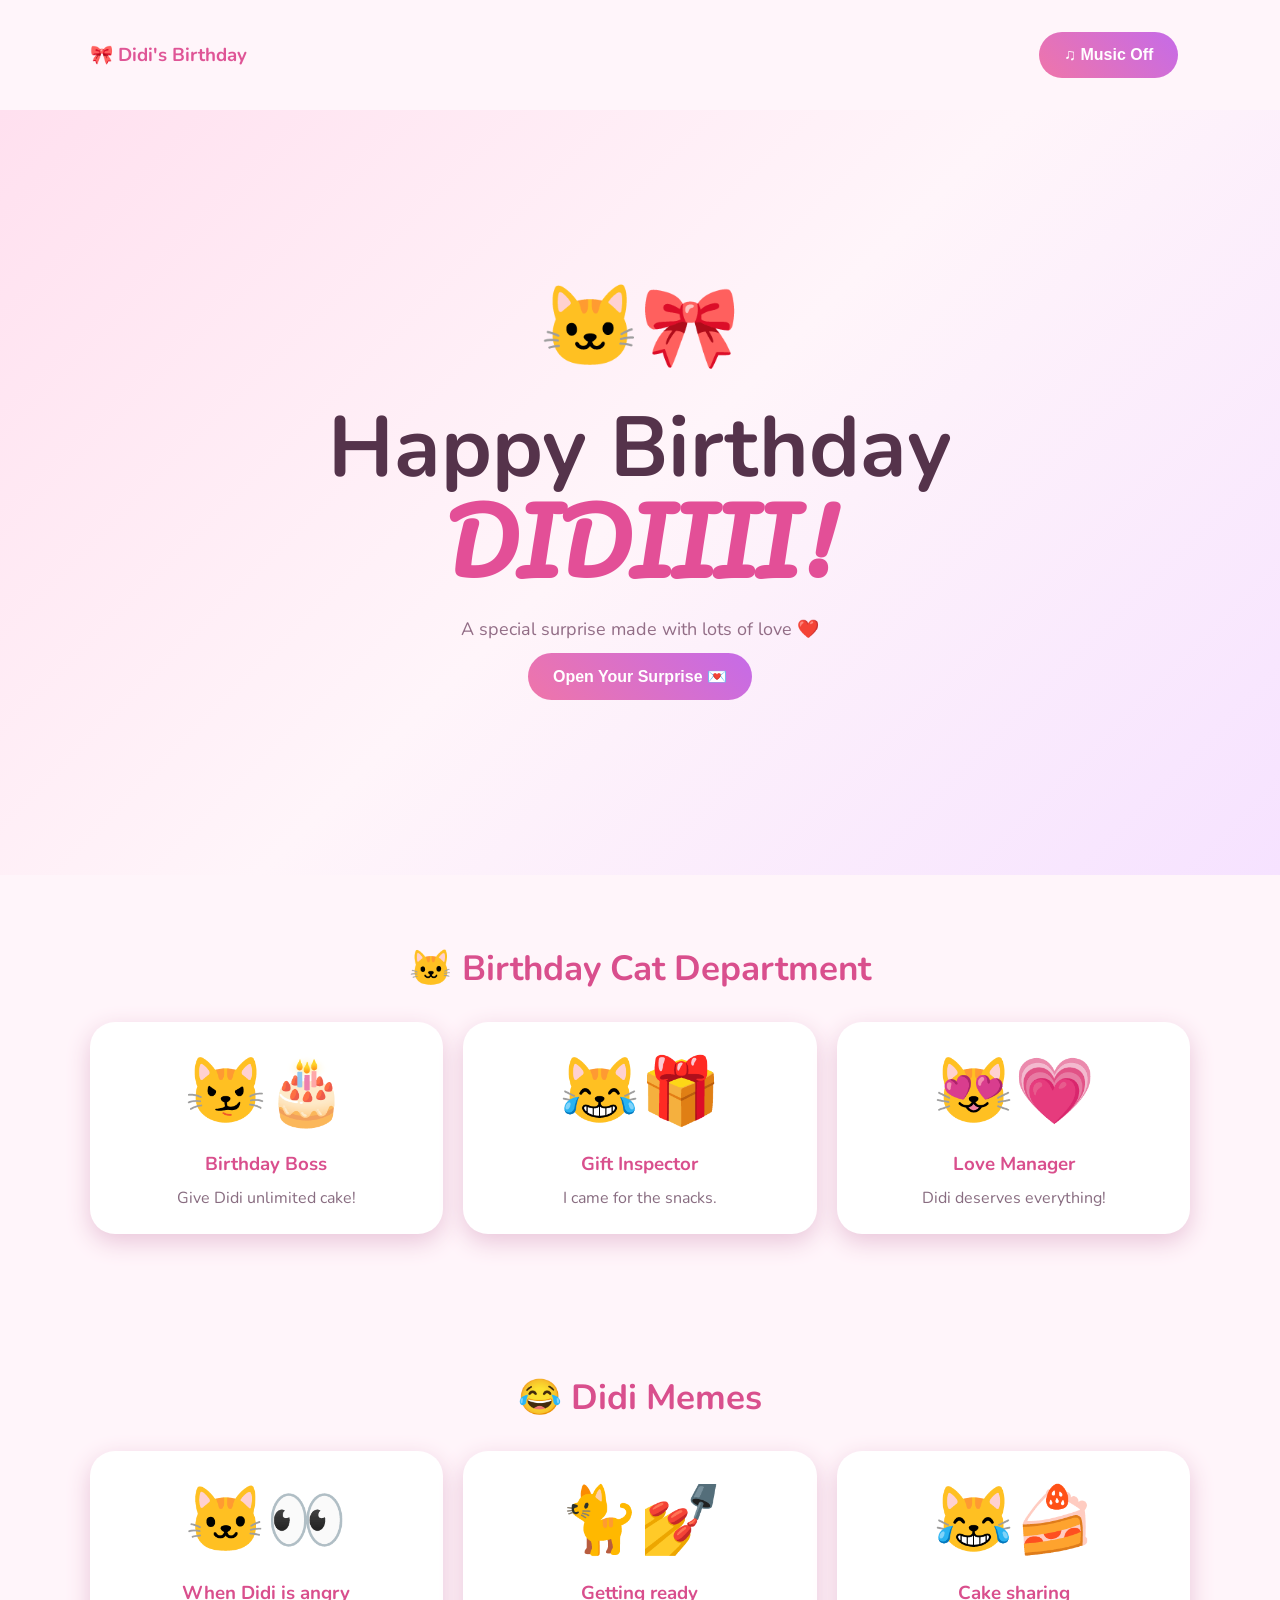
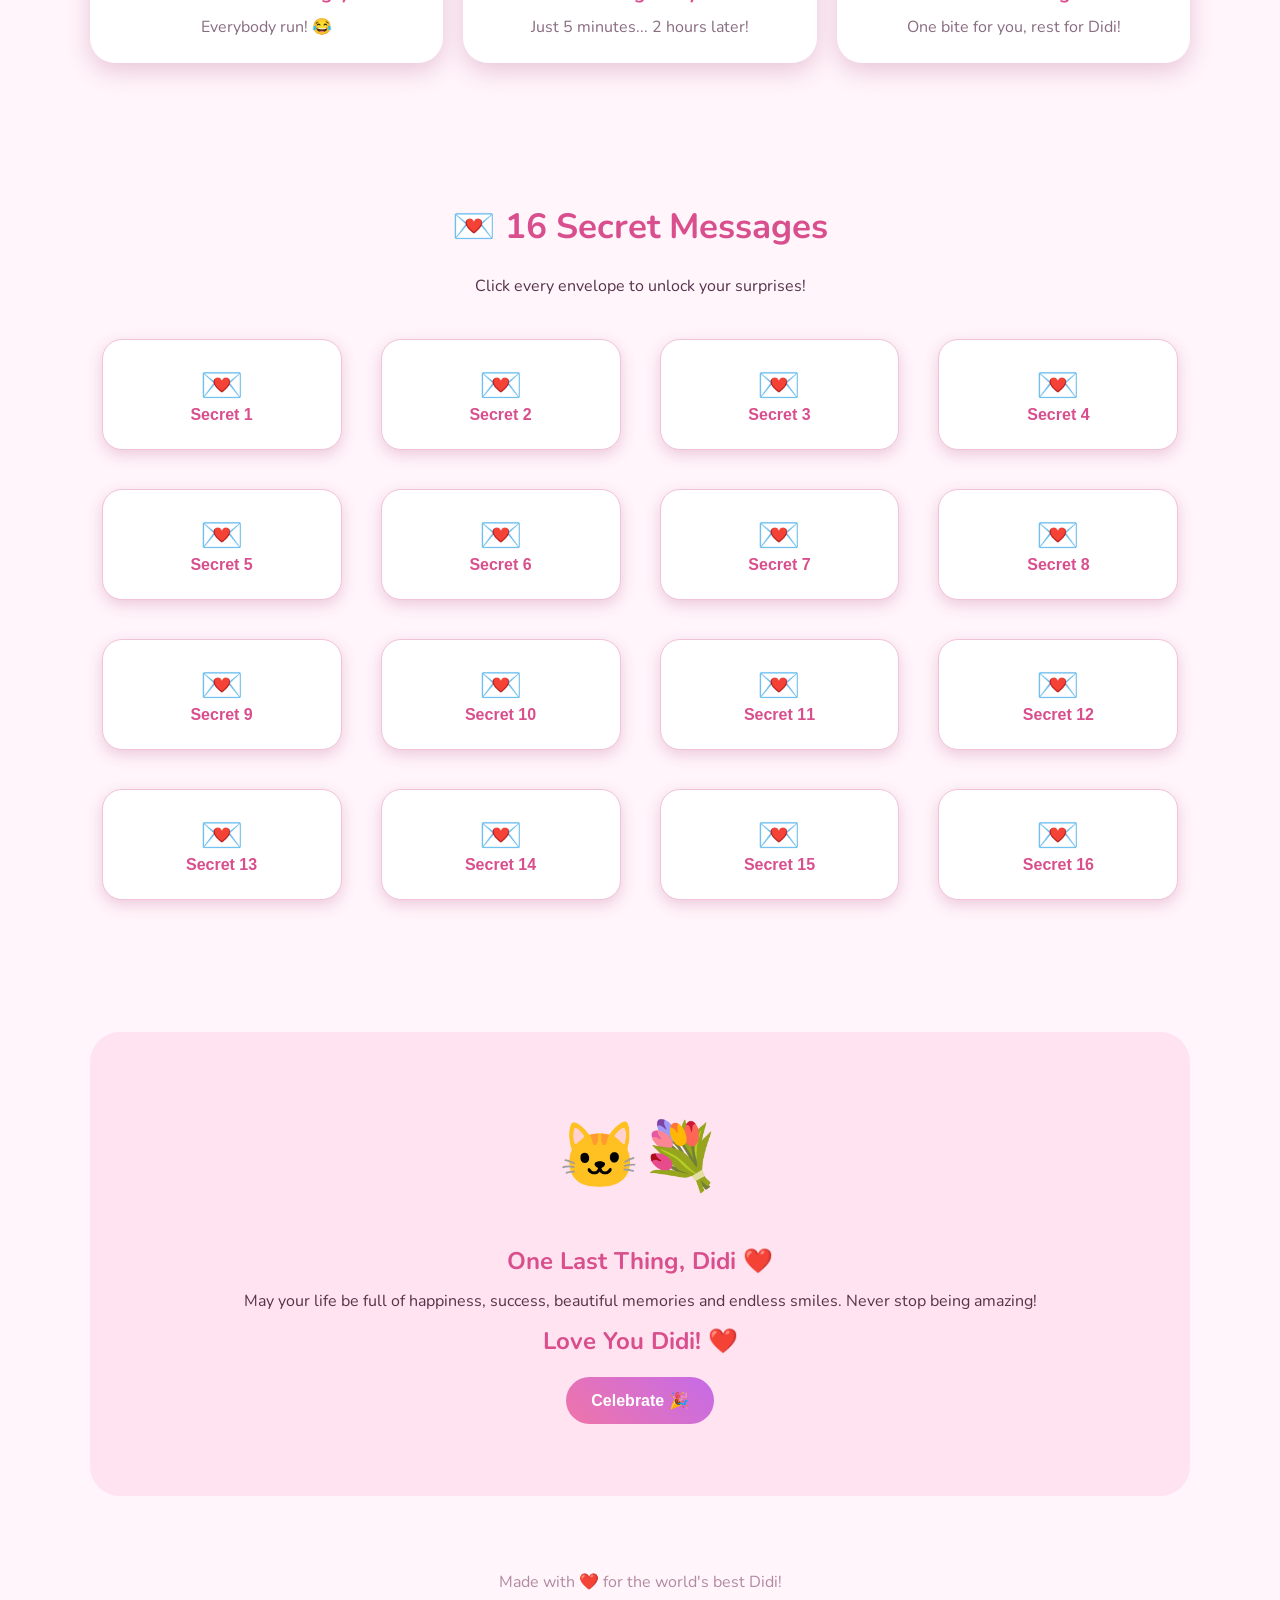
<file: family_surprise_15_slides/index.html>
<!DOCTYPE html>
<html lang="en">
<head>
    <meta charset="UTF-8">
    <meta name="viewport" content="width=device-width, initial-scale=1.0">
    <title>Happy Birthday Didi ❤️</title>
    <link rel="stylesheet" href="style.css">
    <link href="https://fonts.googleapis.com/css2?family=Nunito:wght@400;700;900&family=Pacifico&display=swap" rel="stylesheet">
</head>
<body>

<header>
    <h3>🎀 Didi's Birthday</h3>
    <button id="musicBtn">♫ Music Off</button>
</header>

<section class="hero">
    <div class="cat">🐱🎀</div>
    <h1>Happy Birthday<br><span>DIDIIII!</span></h1>
    <p>A special surprise made with lots of love ❤️</p>
    <button onclick="startSurprise()">Open Your Surprise 💌</button>
</section>

<section id="message" class="hidden">
    <div class="letter">
        <h2>Dear Didi ❤️</h2>
        <p>
            You are my favourite person, my partner in crime,
            my personal headache and my biggest blessing.
            I am lucky to have you as my sister.
        </p>
        <h3>Love you forever! 🥹❤️</h3>
        <button onclick="showToast('Sending you a giant hug! 🤗')">
            Virtual Hug 🤗
        </button>
    </div>
</section>

<section class="section">
    <h2>🐱 Birthday Cat Department</h2>
    <div class="cards">
        <div class="card">
            <div class="emoji">😼🎂</div>
            <h3>Birthday Boss</h3>
            <p>Give Didi unlimited cake!</p>
        </div>
        <div class="card">
            <div class="emoji">😹🎁</div>
            <h3>Gift Inspector</h3>
            <p>I came for the snacks.</p>
        </div>
        <div class="card">
            <div class="emoji">😻💗</div>
            <h3>Love Manager</h3>
            <p>Didi deserves everything!</p>
        </div>
    </div>
</section>

<section class="section">
    <h2>😂 Didi Memes</h2>
    <div class="cards">
        <div class="card">
            <div class="emoji">🐱👀</div>
            <h3>When Didi is angry</h3>
            <p>Everybody run! 😂</p>
        </div>
        <div class="card">
            <div class="emoji">🐈💅</div>
            <h3>Getting ready</h3>
            <p>Just 5 minutes... 2 hours later!</p>
        </div>
        <div class="card">
            <div class="emoji">😹🍰</div>
            <h3>Cake sharing</h3>
            <p>One bite for you, rest for Didi!</p>
        </div>
    </div>
</section>

<section class="section">
    <h2>💌 16 Secret Messages</h2>
    <p>Click every envelope to unlock your surprises!</p>
    <div id="surpriseGrid" class="surprise-grid"></div>
</section>

<section class="final">
    <div class="emoji">🐱💐</div>
    <h2>One Last Thing, Didi ❤️</h2>
    <p>
        May your life be full of happiness, success,
        beautiful memories and endless smiles.
        Never stop being amazing!
    </p>
    <h2>Love You Didi! ❤️</h2>
    <button onclick="confettiBurst()">Celebrate 🎉</button>
</section>

<div id="modal" class="modal">
    <div class="modal-box">
        <button class="close" onclick="closeModal()">×</button>
        <div id="modalEmoji" class="emoji"></div>
        <h2 id="modalTitle"></h2>
        <p id="modalText"></p>
        <button onclick="closeModal()">Awww ❤️</button>
    </div>
</div>

<div id="toast"></div>

<footer>Made with ❤️ for the world's best Didi!</footer>

<script src="script.js"></script>
</body>
</html>
</file>
<file: family_surprise_15_slides/style.css>
* {
    margin: 0;
    padding: 0;
    box-sizing: border-box;
}

body {
    font-family: 'Nunito', sans-serif;
    background: #fff5fa;
    color: #55334b;
    text-align: center;
}

header {
    display: flex;
    justify-content: space-between;
    padding: 20px 7%;
    align-items: center;
}

header h3 {
    color: #df5596;
}

button {
    background: linear-gradient(45deg, #ef75a9, #c56be8);
    color: white;
    border: none;
    padding: 14px 25px;
    border-radius: 30px;
    font-size: 16px;
    font-weight: bold;
    cursor: pointer;
    margin: 12px;
    transition: 0.3s;
}

button:hover {
    transform: scale(1.08);
}

.hero {
    min-height: 85vh;
    display: flex;
    justify-content: center;
    align-items: center;
    flex-direction: column;
    padding: 30px 15px;
    background: linear-gradient(135deg, #ffe0ef, #fff5fa, #f6e2ff);
}

.hero h1 {
    font-size: clamp(45px, 8vw, 85px);
    line-height: 1.1;
    margin: 20px;
}

.hero h1 span {
    font-family: 'Pacifico', cursive;
    color: #e34f97;
}

.hero p {
    color: #926d86;
    font-size: 18px;
}

.cat {
    font-size: 80px;
    animation: bounce 2s infinite;
}

.section {
    padding: 70px 7%;
}

.section h2 {
    font-size: 35px;
    margin-bottom: 25px;
    color: #d94f8d;
}

.cards {
    display: grid;
    grid-template-columns: repeat(3, 1fr);
    gap: 20px;
    margin-top: 30px;
}

.card {
    background: white;
    padding: 25px;
    border-radius: 25px;
    box-shadow: 0 8px 25px #e9c5d9;
    transition: 0.3s;
}

.card:hover {
    transform: translateY(-8px);
}

.emoji {
    font-size: 65px;
    margin-bottom: 15px;
}

.card h3 {
    color: #d94f8d;
    margin: 10px;
}

.card p {
    color: #886c80;
}

#message {
    padding: 40px 20px;
}

.hidden {
    display: none;
}

.letter {
    background: white;
    max-width: 650px;
    margin: auto;
    padding: 40px 25px;
    border: 2px dashed #e98cb8;
    border-radius: 25px;
    line-height: 1.8;
}

.letter h2 {
    font-family: 'Pacifico', cursive;
    color: #d94f8d;
    margin-bottom: 20px;
}

.surprise-grid {
    display: grid;
    grid-template-columns: repeat(4, 1fr);
    gap: 15px;
    margin-top: 30px;
}

.surprise {
    background: white;
    border: 1px solid #f2c2d8;
    padding: 25px 10px;
    border-radius: 20px;
    color: #d94f8d;
    font-weight: bold;
    cursor: pointer;
    box-shadow: 0 5px 15px #edc9dc;
}

.surprise span {
    display: block;
    font-size: 35px;
}

.surprise:hover {
    background: #ffe3f0;
    transform: translateY(-5px);
}

.final {
    margin: 50px 7%;
    padding: 60px 25px;
    background: #ffe3f0;
    border-radius: 30px;
    line-height: 2;
}

.final h2 {
    color: #d94f8d;
}

.final .emoji {
    font-size: 65px;
}

.modal {
    display: none;
    position: fixed;
    inset: 0;
    background: #321b2caa;
    justify-content: center;
    align-items: center;
    padding: 20px;
    z-index: 10;
}

.modal-box {
    position: relative;
    background: white;
    padding: 40px 25px;
    border-radius: 25px;
    max-width: 450px;
    width: 100%;
    line-height: 1.8;
}

.modal-box h2 {
    color: #df5596;
}

.close {
    position: absolute;
    top: 5px;
    right: 10px;
    background: transparent;
    color: #d94f8d;
    font-size: 30px;
    padding: 5px 12px;
}

#toast {
    position: fixed;
    bottom: 20px;
    left: 50%;
    transform: translateX(-50%);
    background: #55334b;
    color: white;
    padding: 14px 20px;
    border-radius: 30px;
    opacity: 0;
    transition: 0.3s;
    pointer-events: none;
}

#toast.show {
    opacity: 1;
}

footer {
    padding: 25px;
    color: #b18aa2;
}

@keyframes bounce {
    0%, 100% { transform: translateY(0); }
    50% { transform: translateY(-15px); }
}

@media(max-width: 700px) {
    .cards {
        grid-template-columns: 1fr;
    }

    .surprise-grid {
        grid-template-columns: repeat(2, 1fr);
    }

    .hero h1 {
        font-size: 48px;
    }
}
</file>
